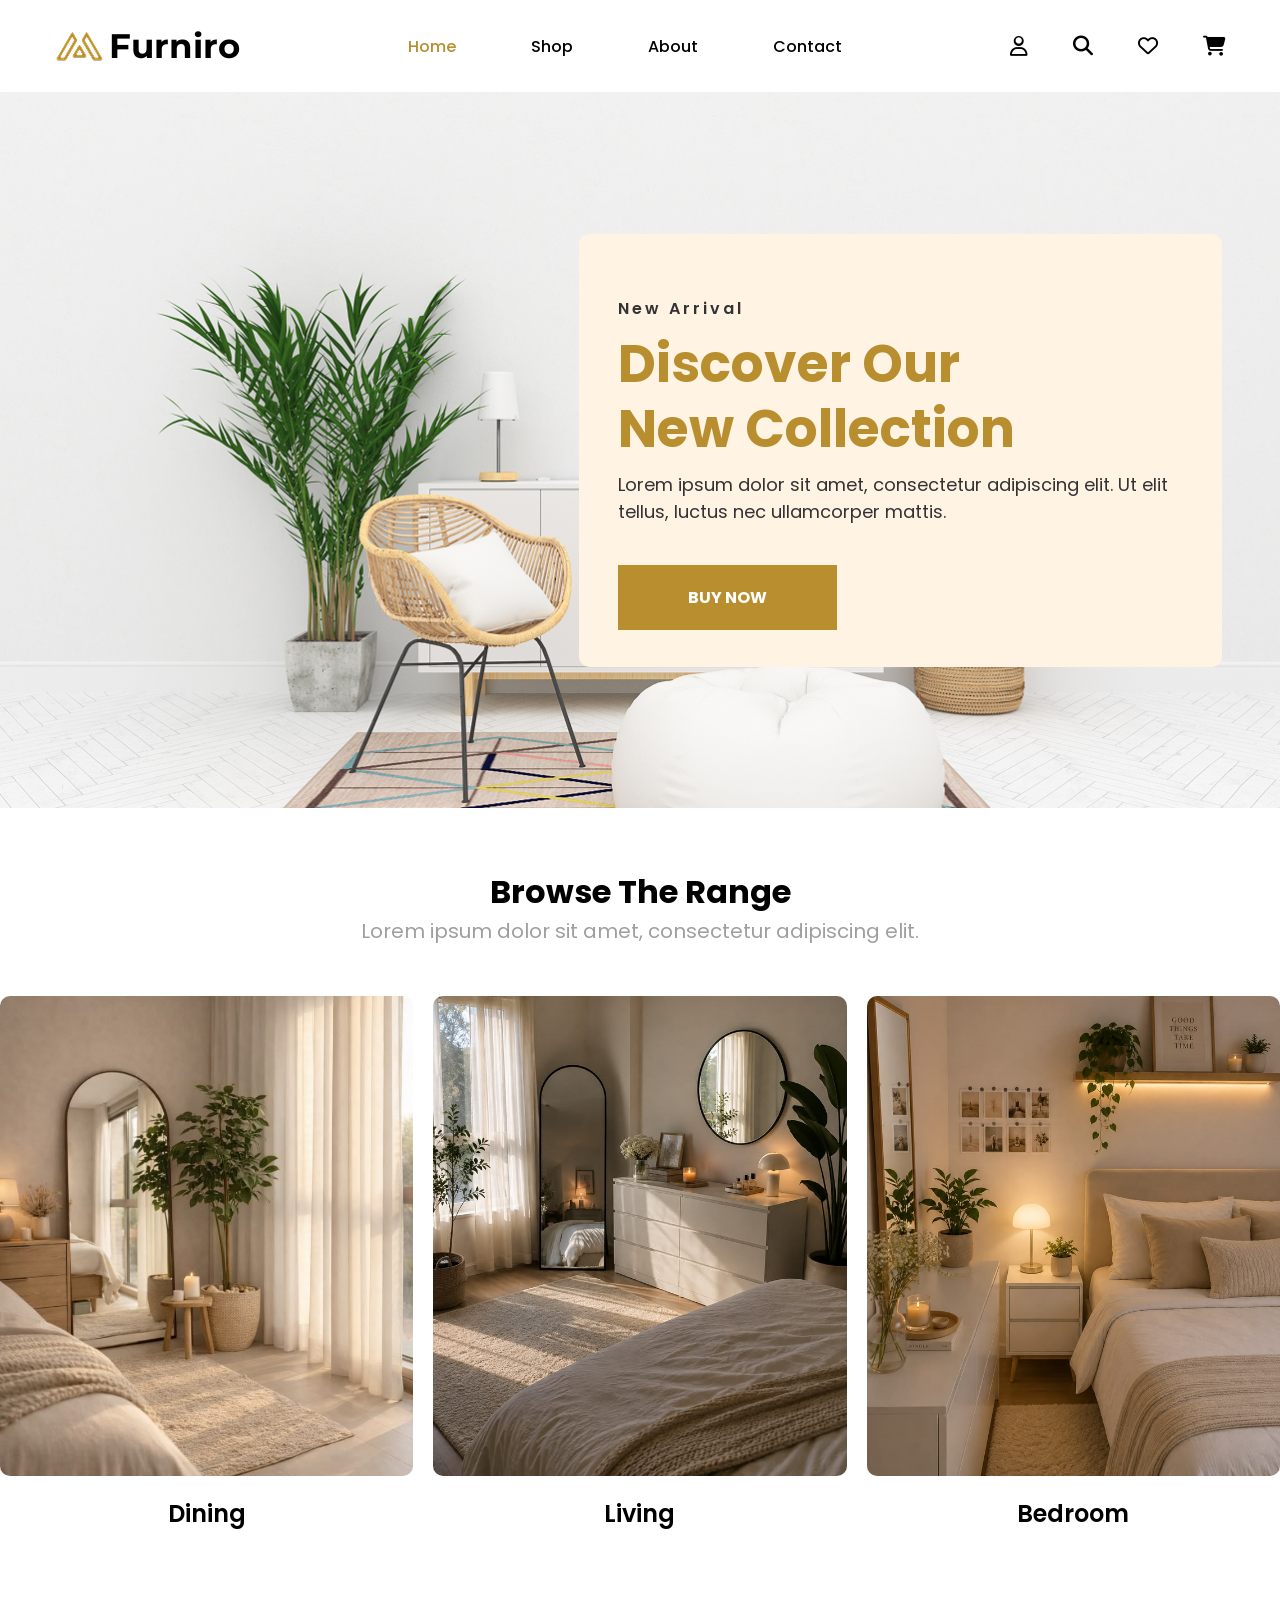
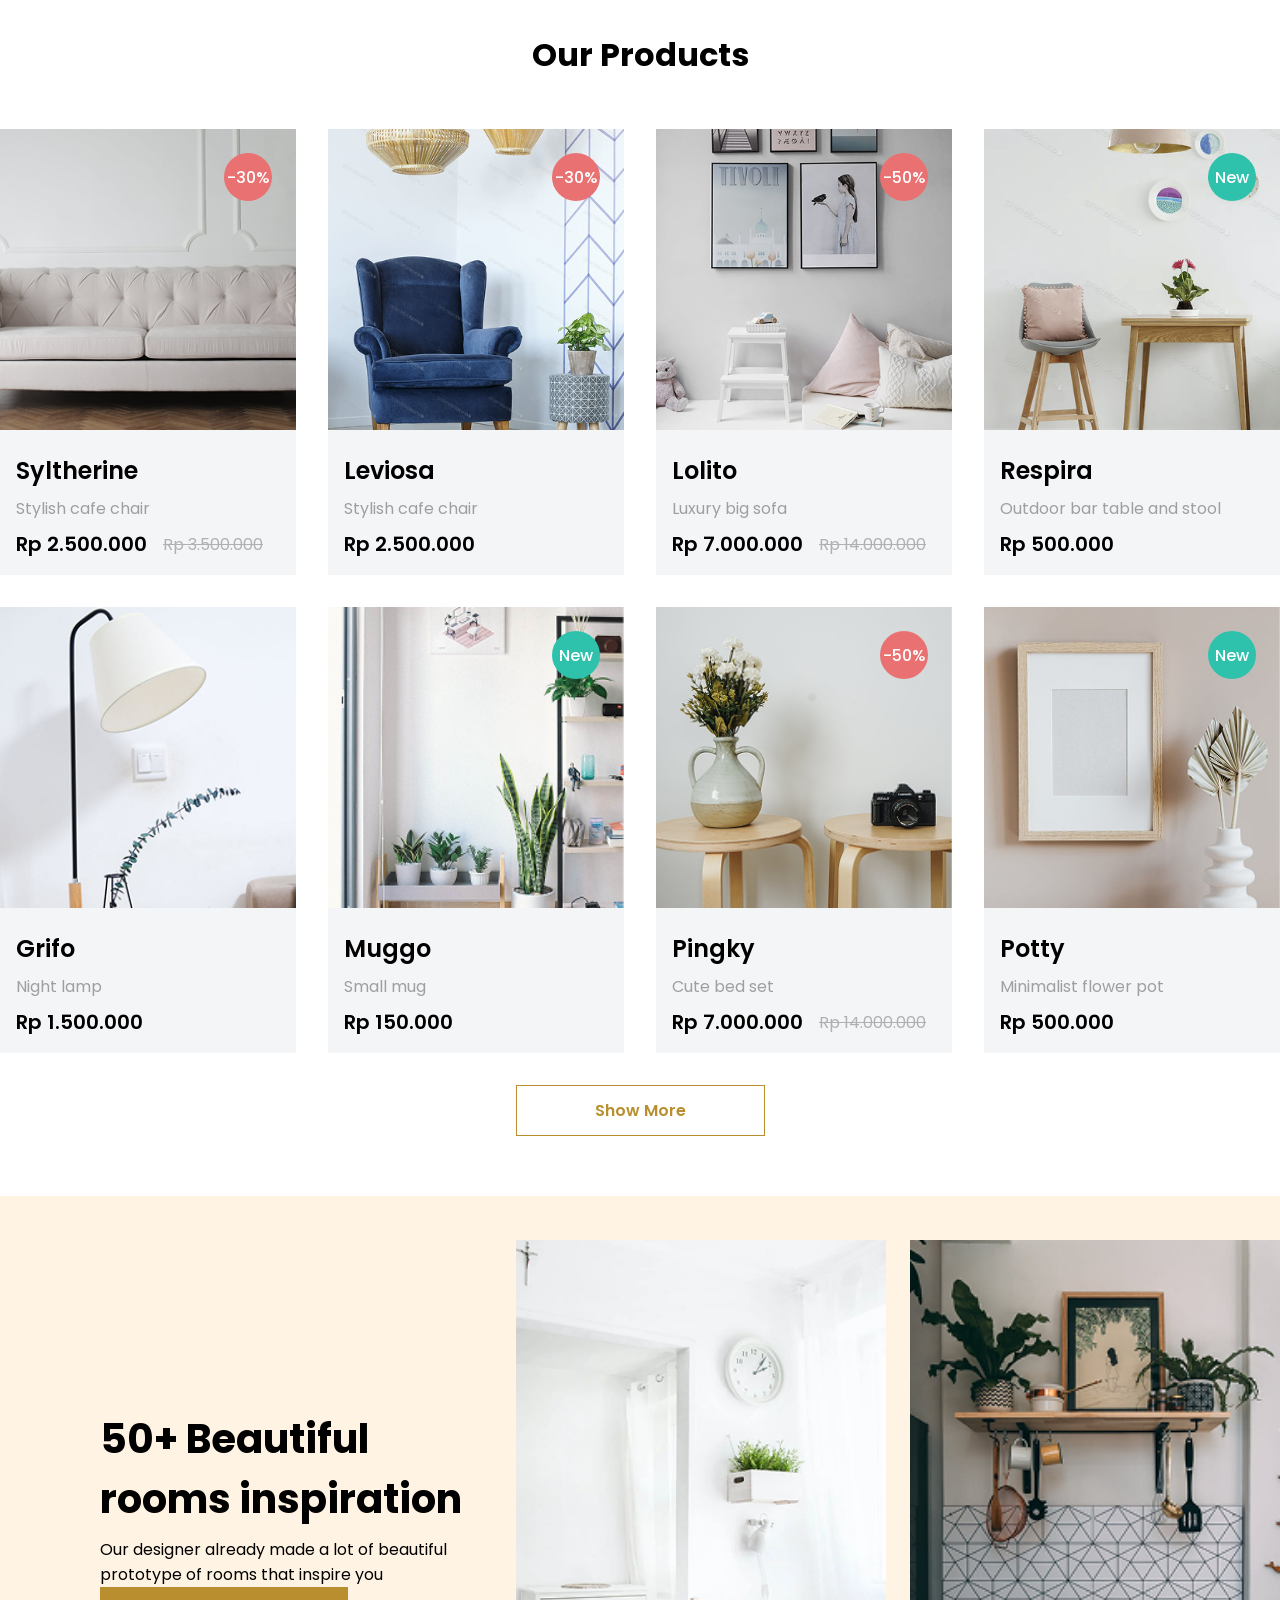
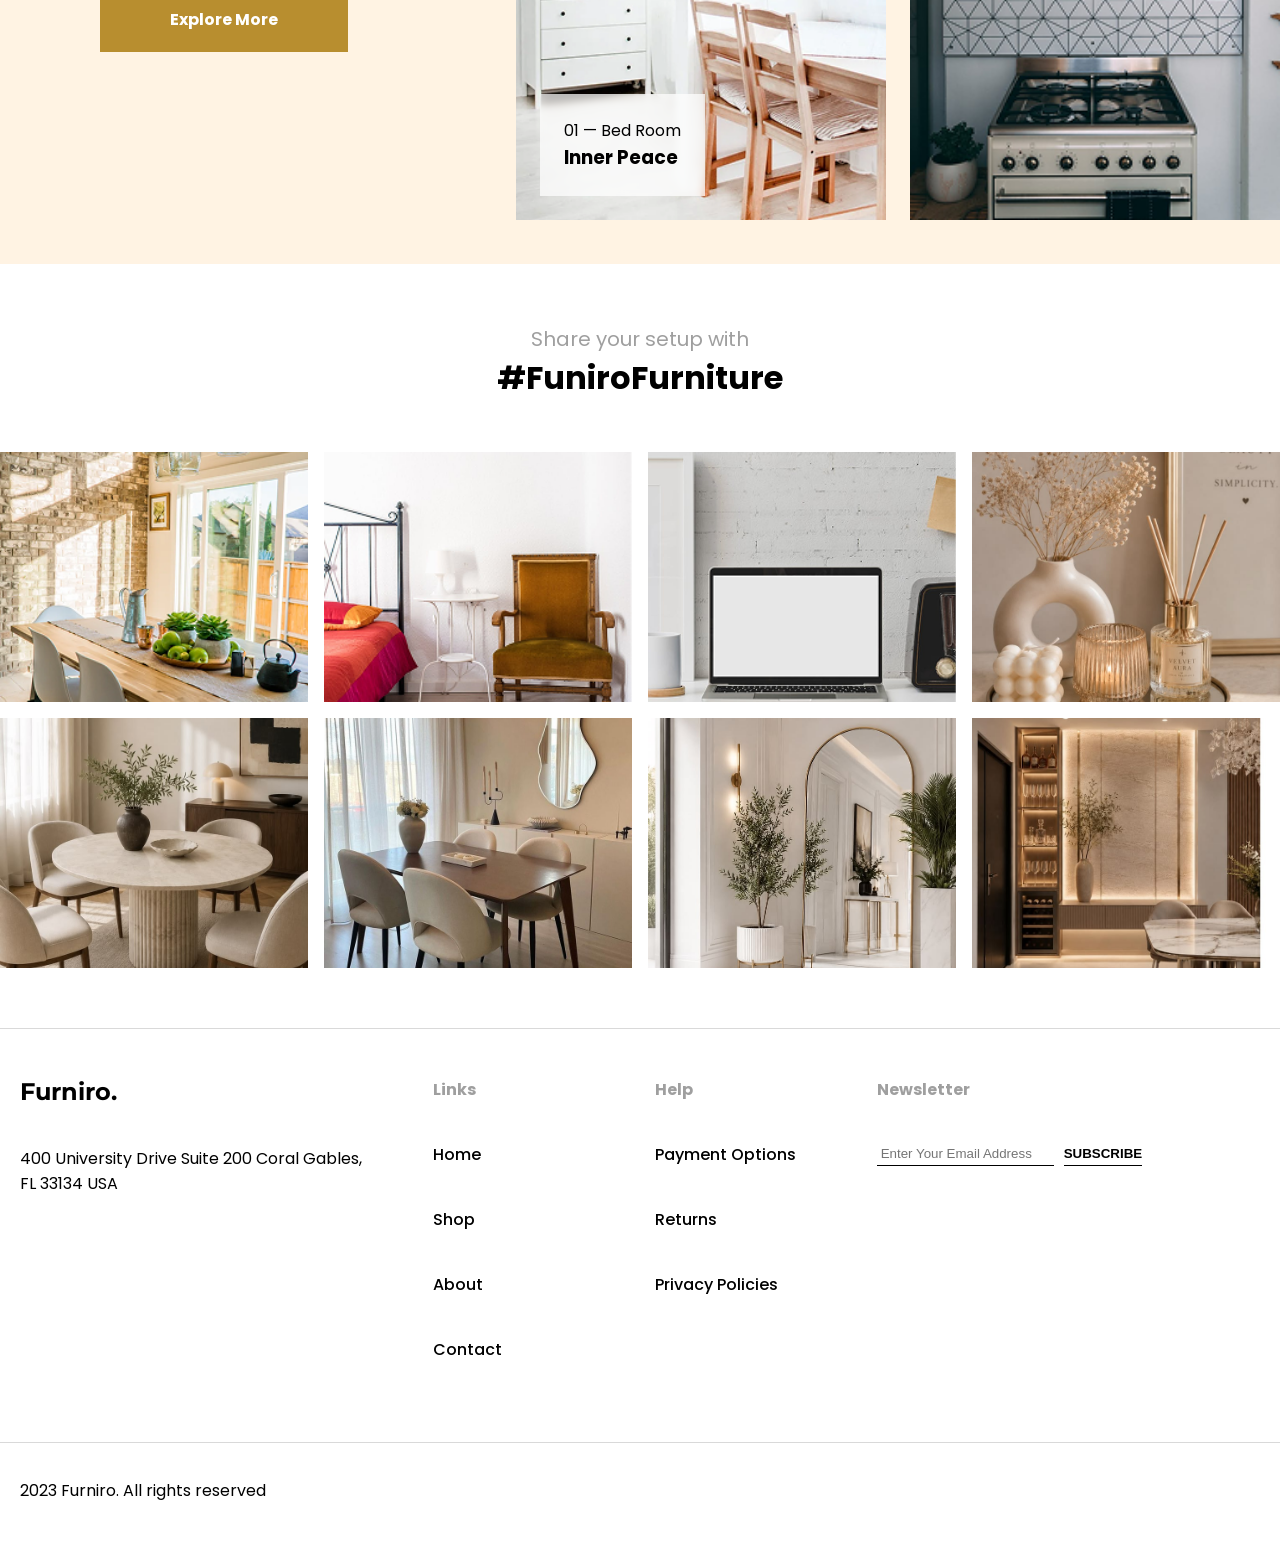
<file: index.html>
<!DOCTYPE html>
<html lang="en">
<head>
    <meta charset="UTF-8">
    <meta name="viewport" content="width=device-width, initial-scale=1.0">
    <title>Furniro - Home</title>
    
    <!-- Google Fonts: Poppins & Montserrat -->
    <link rel="preconnect" href="https://fonts.googleapis.com">
    <link rel="preconnect" href="https://fonts.gstatic.com" crossorigin>
    <link href="https://fonts.googleapis.com/css2?family=Montserrat:wght@600;700&family=Poppins:wght@300;400;500;600;700&display=swap" rel="stylesheet">
    
    <!-- Font Awesome Icons -->
    <link rel="stylesheet" href="https://cdnjs.cloudflare.com/ajax/libs/font-awesome/6.4.0/css/all.min.css">
    
    <!-- Main Style CSS -->
    <link rel="stylesheet" href="imges/style.css">
</head>
<body>
    <header class="navbar">
        <div class="logo">
            <img src="imges/logo (1).png" alt="Furniro Logo">
            <span class="logo-text">Furniro</span>
        </div>
        
        <nav class="nav-links">
            <a href="index.html" class="active">Home</a>
            <a href="#">Shop</a>
            <a href="#">About</a>
            <a href="contact.html">Contact</a>
        </nav>
        
        <div class="nav-icons">
            <a href="#"><i class="fa-regular fa-user"></i></a>
            <a href="#"><i class="fa-solid fa-magnifying-glass"></i></a>
            <a href="#"><i class="fa-regular fa-heart"></i></a>
            <a href="#"><i class="fa-solid fa-cart-shopping"></i></a>
        </div>
    </header>

    <!-- Hero Section -->
    <section class="hero" style="background-image: url(imges/hero\ card.png);">
        <div class="hero-card">
            <span class="sub-title">New Arrival</span>
            <h1 class="main-title">Discover Our<br>New Collection</h1>
            <p class="hero-text">Lorem ipsum dolor sit amet, consectetur adipiscing elit. Ut elit tellus, luctus nec ullamcorper mattis.</p>
            <a href="#" class="btn-primary">BUY NOW</a>
        </div>
    </section>

    <!-- Browse The Range Section -->
    <section class="range-section container">
        <div class="section-header">
            <h2>Browse The Range</h2>
            <p>Lorem ipsum dolor sit amet, consectetur adipiscing elit.</p>
        </div>
        
        <div class="range-grid">
            <div class="range-card">
                <div class="img-box"><img src="imges/image1.png" alt="Dining"></div>
                <h3>Dining</h3>
            </div>
            <div class="range-card">
                <div class="img-box"><img src="imges/image 2.png" alt="Living"></div>
                <h3>Living</h3>
            </div>
            <div class="range-card">
                <div class="img-box"><img src="imges/iamge 3.png" alt="Bedroom"></div>
                <h3>Bedroom</h3>
            </div>
        </div>
    </section>

    <!-- Our Products Section -->
    <section class="products-section container">
        <div class="section-header">
            <h2>Our Products</h2>
        </div>

        <div class="products-grid">
            <!-- Product 1 -->
            <div class="product-card">
                <div class="badge red">-30%</div>
                <img src="imges/image 4.png" alt="Syltherine">
                <div class="product-info">
                    <h4>Syltherine</h4>
                    <p>Stylish cafe chair</p>
                    <div class="price-box">
                        <span class="current-price">Rp 2.500.000</span>
                        <span class="old-price">Rp 3.500.000</span>
                    </div>
                </div>
            </div>

            <!-- Product 2 -->
            <div class="product-card">
                <div class="badge red">-30%</div>
                <img src="imges/image 5.png" alt="Leviosa">
                <div class="product-info">
                    <h4>Leviosa</h4>
                    <p>Stylish cafe chair</p>
                    <div class="price-box">
                        <span class="current-price">Rp 2.500.000</span>
                    </div>
                </div>
            </div>

            <!-- Product 3 -->
            <div class="product-card">
                <div class="badge red">-50%</div>
                <img src="imges/image 7 (2).png" alt="Lolito">
                <div class="product-info">
                    <h4>Lolito</h4>
                    <p>Luxury big sofa</p>
                    <div class="price-box">
                        <span class="current-price">Rp 7.000.000</span>
                        <span class="old-price">Rp 14.000.000</span>
                    </div>
                </div>
            </div>

            <!-- Product 4 -->
            <div class="product-card">
                <div class="badge green">New</div>
                <img src="imges/image 8.png" alt="Respira">
                <div class="product-info">
                    <h4>Respira</h4>
                    <p>Outdoor bar table and stool</p>
                    <div class="price-box">
                        <span class="current-price">Rp 500.000</span>
                    </div>
                </div>
            </div>

            <!-- Product 5 -->
            <div class="product-card">
                <img src="imges/image 9.png" alt="Grifo">
                <div class="product-info">
                    <h4>Grifo</h4>
                    <p>Night lamp</p>
                    <div class="price-box">
                        <span class="current-price">Rp 1.500.000</span>
                    </div>
                </div>
            </div>

            <!-- Product 6 -->
            <div class="product-card">
                <div class="badge green">New</div>
                <img src="imges/image 10.png" alt="Muggo">
                <div class="product-info">
                    <h4>Muggo</h4>
                    <p>Small mug</p>
                    <div class="price-box">
                        <span class="current-price">Rp 150.000</span>
                    </div>
                </div>
            </div>

            <!-- Product 7 -->
            <div class="product-card">
                <div class="badge red">-50%</div>
                <img src="imges/image 11.png" alt="Pingky">
                <div class="product-info">
                    <h4>Pingky</h4>
                    <p>Cute bed set</p>
                    <div class="price-box">
                        <span class="current-price">Rp 7.000.000</span>
                        <span class="old-price">Rp 14.000.000</span>
                    </div>
                </div>
            </div>

            <!-- Product 8 -->
            <div class="product-card">
                <div class="badge green">New</div>
                <img src="imges/image 12.png" alt="Potty">
                <div class="product-info">
                    <h4>Potty</h4>
                    <p>Minimalist flower pot</p>
                    <div class="price-box">
                        <span class="current-price">Rp 500.000</span>
                    </div>
                </div>
            </div>
        </div>

        <div class="btn-center">
            <a href="#" class="btn-outline">Show More</a>
        </div>
    </section>

    <!-- Room Inspiration Section -->
    <section class="inspiration-section">
        <div class="inspiration-text">
            <h2>50+ Beautiful rooms inspiration</h2>
            <p>Our designer already made a lot of beautiful prototype of rooms that inspire you</p>
            <a href="#" class="btn-primary">Explore More</a>
        </div>
        <div class="inspiration-gallery">
            <div class="inspire-card main-card">
                <img src="imges/image 13.png" alt="Inner Peace">
                <div class="overlay-box">
                    <span>01 — Bed Room</span>
                    <h3>Inner Peace</h3>
                </div>
            </div>
            <div class="inspire-card">
                <img src="imges/image 14.png" alt="Side Room">
            </div>
        </div>
    </section>

    <section class="gallery-section">
        <div class="section-header">
            <p>Share your setup with</p>
            <h2>#FuniroFurniture</h2>
        </div>
        <div class="gallery-grid">
            <img src="imges/image 15.png" alt="Gallery Image 1">
            <img src="imges/image 16.png" alt="Gallery Image 2">
            <img src="imges/image 17.png" alt="Gallery Image 3">
            <img src="imges/image 19.png" alt="Gallery Image 4">
            <img src="imges/image 20.png" alt="Gallery Image 5">
            <img src="imges/image 22.png" alt="Gallery Image 6">
            <img src="imges/image 23.png" alt="Gallery Image 7">
            <img src="imges/image 24.png" alt="Gallery Image 8">
        </div>
    </section>

    <!-- Footer -->
    <footer class="footer">
        <div class="footer-container container">
            <div class="footer-col brand-col">
                <h3 class="footer-logo">Furniro.</h3>
                <p class="address">400 University Drive Suite 200 Coral Gables,<br>FL 33134 USA</p>
            </div>
            <div class="footer-col">
                <h4>Links</h4>
                <ul>
                    <li><a href="index.html">Home</a></li>
                    <li><a href="#">Shop</a></li>
                    <li><a href="#">About</a></li>
                    <li><a href="contact.html">Contact</a></li>
                </ul>
            </div>
            <div class="footer-col">
                <h4>Help</h4>
                <ul>
                    <li><a href="#">Payment Options</a></li>
                    <li><a href="#">Returns</a></li>
                    <li><a href="#">Privacy Policies</a></li>
                </ul>
            </div>
            <div class="footer-col newsletter-col">
                <h4>Newsletter</h4>
                <form class="newsletter-form">
                    <input type="email" placeholder="Enter Your Email Address" required>
                    <button type="submit">SUBSCRIBE</button>
                </form>
            </div>
        </div>
        <div class="footer-bottom container">
            <p>2023 Furniro. All rights reserved</p>
        </div>
    </footer>

</body>
</html>
</file>
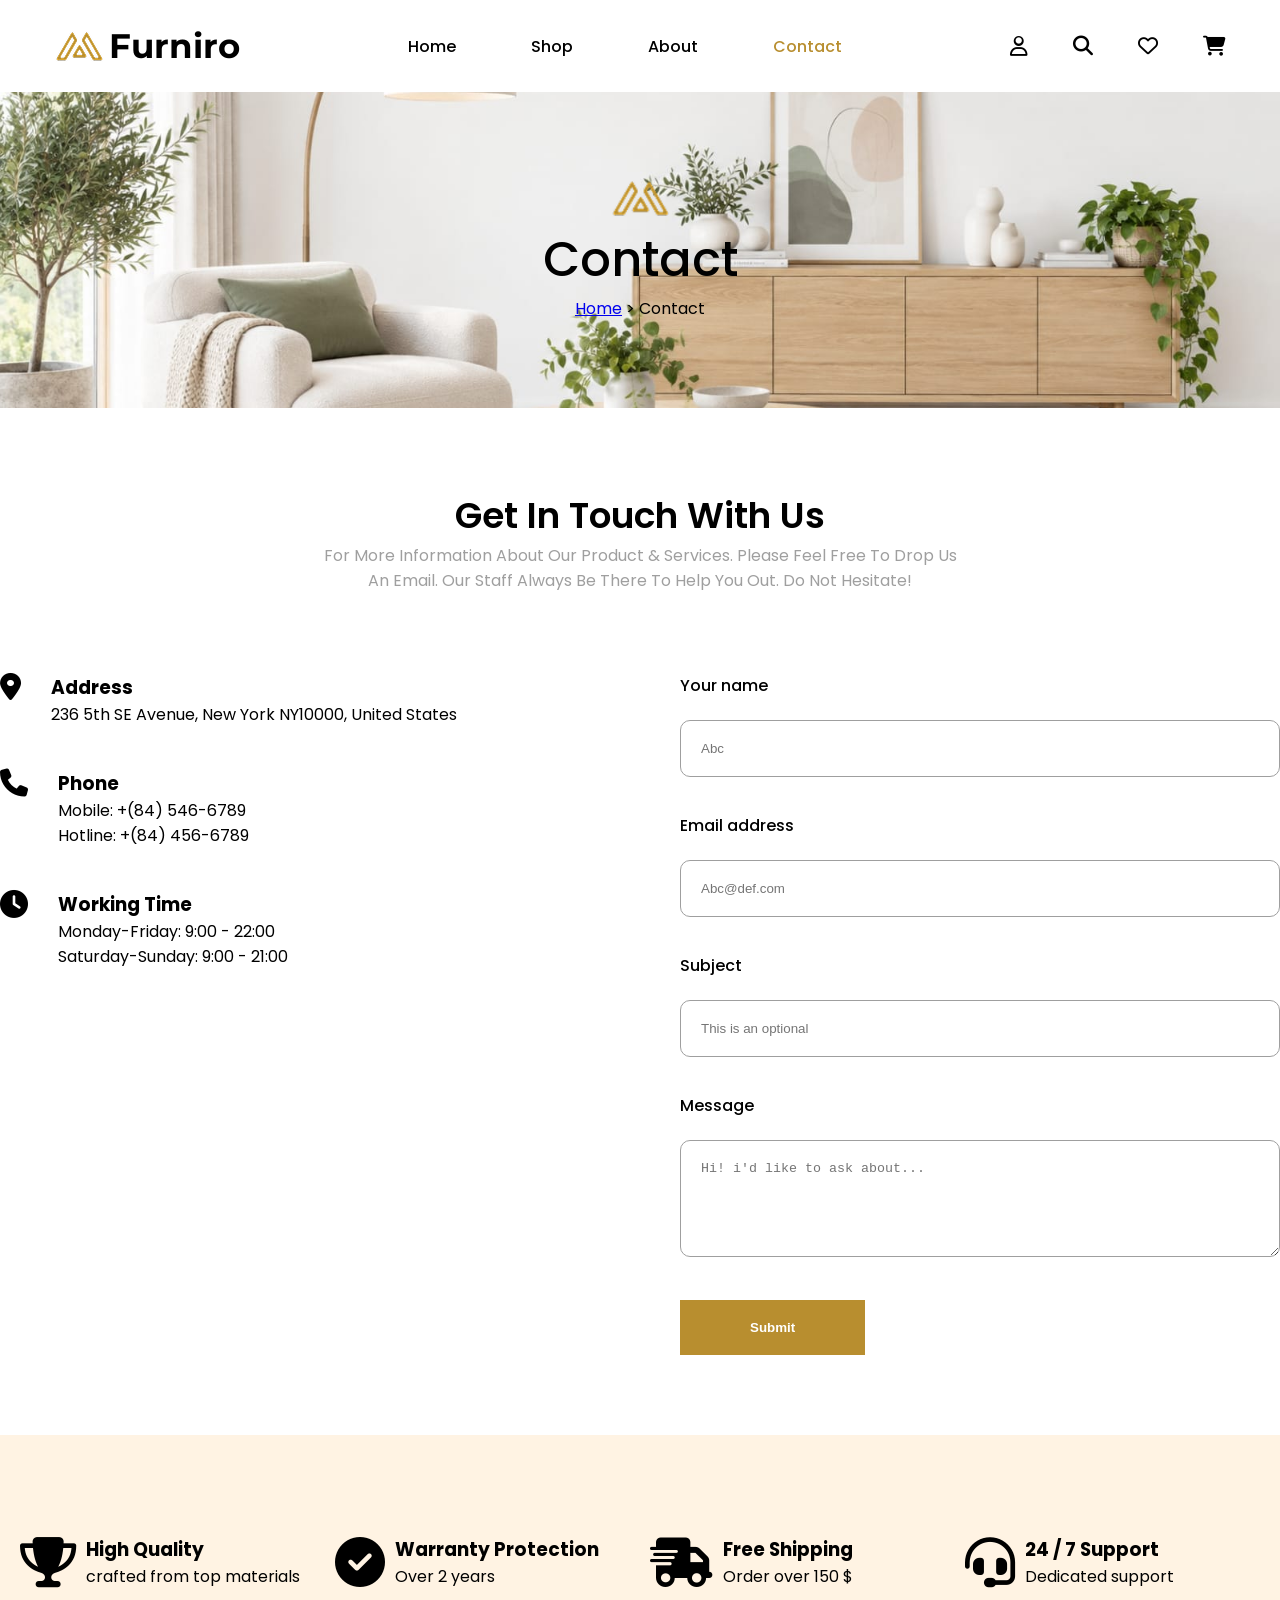
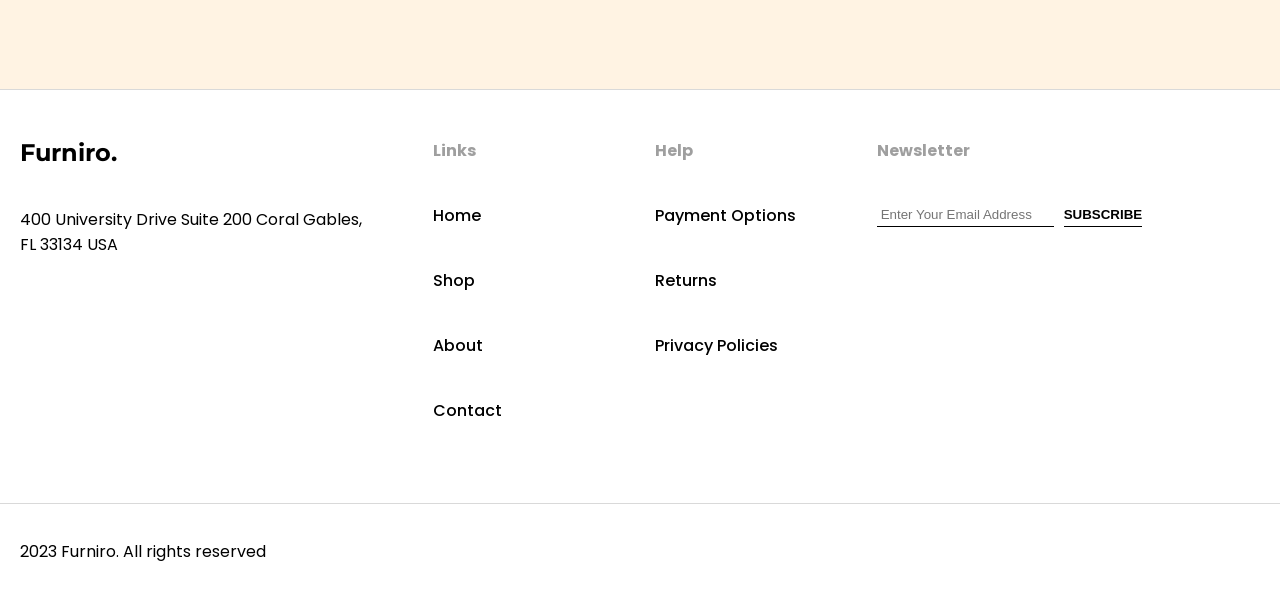
<file: contact.html>
<!DOCTYPE html>
<html lang="en">
<head>
    <meta charset="UTF-8">
    <meta name="viewport" content="width=device-width, initial-scale=1.0">
    <title>Furniro - Contact Us</title>
    
    <!-- Google Fonts -->
    <link rel="preconnect" href="https://fonts.googleapis.com">
    <link rel="preconnect" href="https://fonts.gstatic.com" crossorigin>
    <link href="https://fonts.googleapis.com/css2?family=Montserrat:wght@600;700&family=Poppins:wght@300;400;500;600;700&display=swap" rel="stylesheet">
    
    <!-- Font Awesome Icons -->
    <link rel="stylesheet" href="https://cdnjs.cloudflare.com/ajax/libs/font-awesome/6.4.0/css/all.min.css">
    
    <!-- Main Style CSS -->
    <link rel="stylesheet" href="imges/style.css">
</head>
<body>

    <!-- Header / Navigation -->
    <header class="navbar">
        <div class="logo">
            <img src="imges/logo (1).png" alt="Furniro Logo">
            <span class="logo-text">Furniro</span>
        </div>
        <nav class="nav-links">
            <a href="index.html">Home</a>
            <a href="#">Shop</a>
            <a href="#">About</a>
            <a href="contact.html" class="active">Contact</a>
        </nav>
        <div class="nav-icons">
            <a href="#"><i class="fa-regular fa-user"></i></a>
            <a href="#"><i class="fa-solid fa-magnifying-glass"></i></a>
            <a href="#"><i class="fa-regular fa-heart"></i></a>
            <a href="#"><i class="fa-solid fa-cart-shopping"></i></a>
        </div>
    </header>

    <!-- Page Banner / Header -->
    <section class="page-banner" style="background-image: url(imges/image\ 1.jpeg);">
        <div class="banner-content">
            <img src="imges/logo (1).png" alt="Logo" class="banner-logo">
            <h1>Contact</h1>
            <p><a href="index.html">Home</a> &gt; <span>Contact</span></p>
        </div>
    </section>

    <!-- Contact Form Section -->
    <section class="contact-section container">
        <div class="contact-header">
            <h2>Get In Touch With Us</h2>
            <p>For More Information About Our Product & Services. Please Feel Free To Drop Us An Email. Our Staff Always Be There To Help You Out. Do Not Hesitate!</p>
        </div>

        <div class="contact-wrapper">
            <!-- Left Info Panel -->
            <div class="contact-info">
                <div class="info-item">
                    <i class="fa-solid fa-location-dot"></i>
                    <div>
                        <h3>Address</h3>
                        <p>236 5th SE Avenue, New York NY10000, United States</p>
                    </div>
                </div>

                <div class="info-item">
                    <i class="fa-solid fa-phone"></i>
                    <div>
                        <h3>Phone</h3>
                        <p>Mobile: +(84) 546-6789<br>Hotline: +(84) 456-6789</p>
                    </div>
                </div>

                <div class="info-item">
                    <i class="fa-solid fa-clock"></i>
                    <div>
                        <h3>Working Time</h3>
                        <p>Monday-Friday: 9:00 - 22:00<br>Saturday-Sunday: 9:00 - 21:00</p>
                    </div>
                </div>
            </div>

            <!-- Right Form Panel -->
            <form class="contact-form">
                <div class="form-group">
                    <label>Your name</label>
                    <input type="text" placeholder="Abc" required>
                </div>
                <div class="form-group">
                    <label>Email address</label>
                    <input type="email" placeholder="Abc@def.com" required>
                </div>
                <div class="form-group">
                    <label>Subject</label>
                    <input type="text" placeholder="This is an optional">
                </div>
                <div class="form-group">
                    <label>Message</label>
                    <textarea rows="5" placeholder="Hi! i'd like to ask about..."></textarea>
                </div>
                <button type="submit" class="btn-primary btn-submit">Submit</button>
            </form>
        </div>
    </section>

    <!-- Service Features Bar -->
    <section class="features-bar">
        <div class="features-container container">
            <div class="feature-item">
                <i class="fa-solid fa-trophy"></i>
                <div>
                    <h3>High Quality</h3>
                    <p>crafted from top materials</p>
                </div>
            </div>
            <div class="feature-item">
                <i class="fa-solid fa-circle-check"></i>
                <div>
                    <h3>Warranty Protection</h3>
                    <p>Over 2 years</p>
                </div>
            </div>
            <div class="feature-item">
                <i class="fa-solid fa-truck-fast"></i>
                <div>
                    <h3>Free Shipping</h3>
                    <p>Order over 150 $</p>
                </div>
            </div>
            <div class="feature-item">
                <i class="fa-solid fa-headset"></i>
                <div>
                    <h3>24 / 7 Support</h3>
                    <p>Dedicated support</p>
                </div>
            </div>
        </div>
    </section>

    <!-- Footer -->
    <footer class="footer">
        <div class="footer-container container">
            <div class="footer-col brand-col">
                <h3 class="footer-logo">Furniro.</h3>
                <p class="address">400 University Drive Suite 200 Coral Gables,<br>FL 33134 USA</p>
            </div>
            <div class="footer-col">
                <h4>Links</h4>
                <ul>
                    <li><a href="index.html">Home</a></li>
                    <li><a href="#">Shop</a></li>
                    <li><a href="#">About</a></li>
                    <li><a href="contact.html">Contact</a></li>
                </ul>
            </div>
            <div class="footer-col">
                <h4>Help</h4>
                <ul>
                    <li><a href="#">Payment Options</a></li>
                    <li><a href="#">Returns</a></li>
                    <li><a href="#">Privacy Policies</a></li>
                </ul>
            </div>
            <div class="footer-col newsletter-col">
                <h4>Newsletter</h4>
                <form class="newsletter-form">
                    <input type="email" placeholder="Enter Your Email Address" required>
                    <button type="submit">SUBSCRIBE</button>
                </form>
            </div>
        </div>
        <div class="footer-bottom container">
            <p>2023 Furniro. All rights reserved</p>
        </div>
    </footer>

</body>
</html>
</file>
<file: imges/style.css>
/* ==========================================
   1. VARIABLES & RESET
   ========================================== */
* {
    margin: 0;
    padding: 0;
    box-sizing: border-box;
}

:root {
    --primary-color: #B88E2F;
    /* اللون الرئيسي الخشي/الذهبي */
    --off-white: #FFF3E3;
    /* اللون السكري للأوف وايت */
    --black-color: #000000;
    /* أسود للعنوانين */
    --grey-color: #9F9F9F;
    /* رمادي للنصوص الفرعية */
    --green-badge: #2EC1AC;
    /* شارة منتج جديد */
    --red-badge: #E97171;
    /* شارة الخصم */

    --font-main: 'Poppins', sans-serif;
    --font-logo: 'Montserrat', sans-serif;
}

body {
    font-family: var(--font-main);
    color: var(--black-color);
    background-color: #FFFFFF;
}

.container {
    max-width: 1280px;
    margin: 0 auto;
    padding: 0 20px;
}

/* ==========================================
   2. NAVBAR
   ========================================== */
.navbar {
    display: flex;
    justify-content: space-between;
    align-items: center;
    padding: 25px 54px;
    background-color: #FFFFFF;
    position: sticky;
    top: 0;
    z-index: 1000;
}

.logo {
    display: flex;
    align-items: center;
    gap: 5px;
}

.logo img {
    height: 32px;
}

.logo-text {
    font-family: var(--font-logo);
    font-size: 34px;
    font-weight: 700;
}

.nav-links {
    display: flex;
    gap: 75px;
}

.nav-links a {
    text-decoration: none;
    font-size: 16px;
    font-weight: 500;
    color: var(--black-color);
    transition: color 0.3s;
}

.nav-links a:hover,
.nav-links a.active {
    color: var(--primary-color);
}

.nav-icons {
    display: flex;
    gap: 45px;
}

.nav-icons a {
    color: var(--black-color);
    font-size: 20px;
}

/* ==========================================
   3. HERO SECTION
   ========================================== */
.hero {
    background-size: cover;
    background-position: center;
    height: 716px;
    display: flex;
    justify-content: flex-end;
    align-items: center;
    padding-right: 58px;
}

.hero-card {
    background-color: var(--off-white);
    padding: 62px 43px 37px 39px;
    width: 643px;
    border-radius: 10px;
}

.hero-card .sub-title {
    font-size: 16px;
    font-weight: 600;
    letter-spacing: 3px;
    color: #333333;
}

.hero-card .main-title {
    font-size: 52px;
    font-weight: 700;
    line-height: 65px;
    color: var(--primary-color);
    margin: 10px 0;
}

.hero-card .hero-text {
    font-size: 18px;
    color: #333333;
    margin-bottom: 40px;
}

.btn-primary {
    display: inline-block;
    background-color: var(--primary-color);
    color: #FFFFFF;
    padding: 20px 70px;
    text-decoration: none;
    font-weight: 700;
    border: none;
    cursor: pointer;
    transition: 0.3s;
}

.btn-primary:hover {
    background-color: #9c7724;
}

/* ==========================================
   4. BROWSE THE RANGE
   ========================================== */
.range-section {
    padding: 60px 0;
}

.section-header {
    text-align: center;
    margin-bottom: 50px;
}

.section-header h2 {
    font-size: 32px;
    font-weight: 700;
}

.section-header p {
    color: var(--grey-color);
    font-size: 20px;
}

.range-grid {
    display: grid;
    grid-template-columns: repeat(3, 1fr);
    gap: 20px;
}

.range-card {
    text-align: center;
}

.range-card .img-box {
    border-radius: 10px;
    overflow: hidden;
    height: 480px;
    margin-bottom: 20px;
}

.range-card img {
    width: 100%;
    height: 100%;
    object-fit: cover;
}

.range-card h3 {
    font-size: 24px;
    font-weight: 600;
}

/* ==========================================
   5. PRODUCTS SECTION
   ========================================== */
.products-section {
    padding: 40px 0 60px;
}

.products-grid {
    display: grid;
    grid-template-columns: repeat(4, 1fr);
    gap: 32px;
}

.product-card {
    background-color: #F4F5F7;
    position: relative;
    overflow: hidden;
}

.product-card img {
    width: 100%;
    height: 301px;
    object-fit: cover;
}

.product-info {
    padding: 16px;
}

.product-info h4 {
    font-size: 24px;
    font-weight: 600;
}

.product-info p {
    color: var(--grey-color);
    margin: 8px 0;
}

.price-box {
    display: flex;
    gap: 16px;
    align-items: center;
}

.current-price {
    font-size: 20px;
    font-weight: 600;
}

.old-price {
    font-size: 16px;
    color: #B0B0B0;
    text-decoration: line-through;
}

.badge {
    position: absolute;
    top: 24px;
    right: 24px;
    width: 48px;
    height: 48px;
    border-radius: 50%;
    color: white;
    display: flex;
    align-items: center;
    justify-content: center;
    font-size: 16px;
    font-weight: 500;
}

.badge.red {
    background-color: var(--red-badge);
}

.badge.green {
    background-color: var(--green-badge);
}

.btn-center {
    text-align: center;
    margin-top: 32px;
}

.btn-outline {
    display: inline-block;
    border: 1px solid var(--primary-color);
    color: var(--primary-color);
    padding: 12px 78px;
    text-decoration: none;
    font-weight: 600;
    transition: 0.3s;
}

.btn-outline:hover {
    background-color: var(--primary-color);
    color: #FFFFFF;
}

/* ==========================================
   6. INSPIRATION SECTION
   ========================================== */
.inspiration-section {
    background-color: var(--off-white);
    display: flex;
    align-items: center;
    padding: 44px 0 44px 100px;
    gap: 40px;
    overflow: hidden;
}

.inspiration-text {
    flex: 1;
}

.inspiration-text h2 {
    font-size: 40px;
    font-weight: 700;
    margin-bottom: 8px;
}

.inspiration-gallery {
    flex: 2;
    display: flex;
    gap: 24px;
}

.inspire-card {
    position: relative;
    width: 370px;
    height: 580px;
}

.inspire-card img {
    width: 100%;
    height: 100%;
    object-fit: cover;
}

.overlay-box {
    position: absolute;
    bottom: 24px;
    left: 24px;
    background: rgba(255, 255, 255, 0.72);
    backdrop-filter: blur(3px);
    padding: 24px;
}

/* ==========================================
   7. GALLERY & FOOTER
   ========================================== */
.gallery-section {
    padding: 60px 0;
    text-align: center;
}

.gallery-grid {
    display: grid;
    grid-template-columns: repeat(4, 1fr);
    gap: 16px;
    margin-top: 30px;
}

.gallery-grid img {
    width: 100%;
    height: 250px;
    object-fit: cover;
}

.footer {
    border-top: 1px solid #D9D9D9;
    padding: 48px 0 38px;
}

.footer-container {
    display: grid;
    grid-template-columns: 2fr 1fr 1fr 2fr;
    gap: 30px;

}

.footer-logo {
    font-family: var(--font-logo);
    font-size: 24px;
    margin-bottom: 40px;
}

.footer-col h4 {
    color: var(--grey-color);
    margin-bottom: 40px;
    font-size: 16px;
}

.footer-col ul {
    list-style: none;
}

.footer-col ul li {
    margin-bottom: 40px;
}

.footer-col ul a {
    text-decoration: none;
    color: var(--black-color);
    font-weight: 500;
}

.newsletter-form {
    display: flex;
    gap: 10px;
}

.newsletter-form input {
    border: none;
    border-bottom: 1px solid black;
    padding: 4px;
    outline: none;
}

.newsletter-form button {
    border: none;
    border-bottom: 1px solid black;
    background: transparent;
    font-weight: 600;
    cursor: pointer;
}

.footer-bottom {
    margin-top: 40px;
    border-top: 1px solid #D9D9D9;
    padding-top: 35px;
}

/* ==========================================
   8. CONTACT PAGE SPECIFIC
   ========================================== */
.page-banner {
    background-size: cover;
    background-position: center;
    height: 316px;
    display: flex;
    align-items: center;
    justify-content: center;
    text-align: center;
}

.banner-logo {
    width: 60px;
}

.page-banner h1 {
    font-size: 48px;
    font-weight: 500;
}

.contact-section {
    padding: 80px 0;
}

.contact-header {
    text-align: center;
    max-width: 644px;
    margin: 0 auto 80px;
}

.contact-header h2 {
    font-size: 36px;
    font-weight: 600;
}

.contact-header p {
    color: var(--grey-color);
}

.contact-wrapper {
    display: grid;
    grid-template-columns: 1fr 1fr;
    gap: 80px;
}

.info-item {
    display: flex;
    gap: 30px;
    margin-bottom: 42px;
}

.info-item i {
    font-size: 28px;
}

.form-group {
    margin-bottom: 36px;
}

.form-group label {
    display: block;
    margin-bottom: 22px;
    font-weight: 500;
}

.form-group input,
.form-group textarea {
    width: 100%;
    padding: 20px;
    border: 1px solid var(--grey-color);
    border-radius: 10px;
    outline: none;
}

.features-bar {
    background-color: var(--off-white);
    padding: 100px 0;
}

.features-container {
    display: grid;
    grid-template-columns: repeat(4, 1fr);
    gap: 20px;
}

.feature-item {
    display: flex;
    align-items: center;
    gap: 10px;
}

.feature-item i {
    font-size: 50px;
}
</file>
